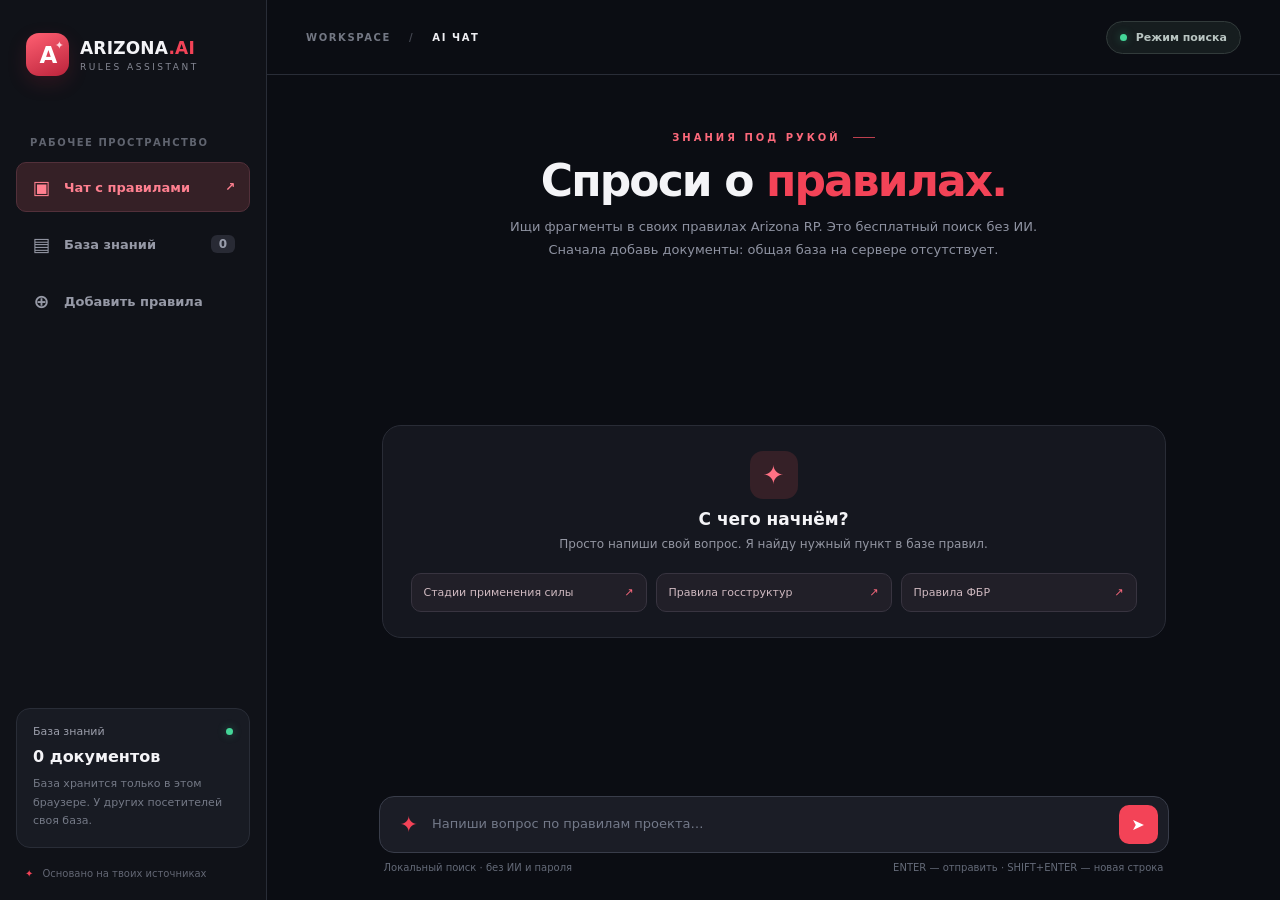
<file: docs/index.html>
<!doctype html>
<html lang="ru">
<head>
  <meta charset="utf-8" />
  <meta name="viewport" content="width=device-width, initial-scale=1" />
  <meta name="color-scheme" content="dark" />
  <title>Arizona Rules AI — база правил</title>
  <link rel="stylesheet" href="./styles.css" />
</head>
<body>
<div id="app" class="layout">
  <aside class="sidebar">
    <div class="brand"><div class="brand-mark">A<span>✦</span></div><div><strong>ARIZONA<span class="brand-red">.AI</span></strong><small>RULES ASSISTANT</small></div></div>
    <div class="sidebar-caption">РАБОЧЕЕ ПРОСТРАНСТВО</div>
    <nav class="nav" aria-label="Разделы">
      <button class="nav-item active" type="button" data-page="chat"><span class="nav-icon">▣</span> Чат с правилами <span class="nav-arrow">↗</span></button>
      <button class="nav-item" type="button" data-page="knowledge"><span class="nav-icon">▤</span> База знаний <span id="nav-doc-count" class="nav-count">0</span></button>
      <button class="nav-item" type="button" data-page="import"><span class="nav-icon">⊕</span> Добавить правила</button>
    </nav>
    <div class="sidebar-bottom">
      <div class="storage-card"><div class="storage-head"><span>База знаний</span><span class="green-dot"></span></div><b id="side-documents">0 документов</b><p>База хранится только в этом браузере. У других посетителей своя база.</p></div>
      <div class="sidebar-footer"><span>✦</span> Основано на твоих источниках</div>
    </div>
  </aside>
  <main class="main">
    <header class="topbar"><div class="crumb">WORKSPACE <span>/</span> <b id="current-page">AI ЧАТ</b></div><div class="topright"><div class="model-status"><span class="green-dot"></span><span id="ai-state">Режим поиска</span></div><button id="logout" class="icon-button" hidden title="Выйти из аккаунта" aria-label="Выйти">↪</button></div></header>
    <section id="page-chat" class="page page-chat visible">
      <div class="chat-header"><div class="eyebrow">ЗНАНИЯ ПОД РУКОЙ <span class="line"></span></div><h1>Спроси о <em>правилах.</em></h1><p>Ищи фрагменты в своих правилах Arizona RP. Это бесплатный поиск без ИИ. Сначала добавь документы: общая база на сервере отсутствует.</p></div>
      <div id="chat-log" class="chat-log" role="log" aria-live="polite">
        <div class="welcome-card"><div class="welcome-icon">✦</div><h2>С чего начнём?</h2><p>Просто напиши свой вопрос. Я найду нужный пункт в базе правил.</p>
          <div class="suggestions"><button type="button" data-question="Что такое стадии применения силы?">Стадии применения силы <span>↗</span></button><button type="button" data-question="Какие существуют общие правила государственных структур?">Правила госструктур <span>↗</span></button><button type="button" data-question="Где найти правила ФБР?">Правила ФБР <span>↗</span></button></div>
        </div>
      </div>
      <form id="chat-form" class="composer"><div class="composer-row"><span class="composer-sparkle">✦</span><textarea id="question" rows="1" maxlength="800" placeholder="Напиши вопрос по правилам проекта…" aria-label="Вопрос по правилам" required></textarea><button id="send" class="send-btn" type="submit" aria-label="Отправить вопрос">➤</button></div><div class="composer-hint"><span>Локальный поиск · без ИИ и пароля</span><span>ENTER — отправить · SHIFT+ENTER — новая строка</span></div></form>
    </section>
    <section id="page-knowledge" class="page page-content"><div class="content-heading"><div><div class="eyebrow">БАЗА ПРАВИЛ</div><h1>Мои <em>документы.</em></h1><p>Только в этом браузере. Экспортируй базу для резервного копирования или передачи друзьям. JSON-копию можно загрузить через «Добавить правила».</p></div><button type="button" class="primary-btn go-import">＋ Добавить</button></div>
      <div class="stats-grid"><div class="stat"><span>Всего документов</span><strong id="stat-docs">0</strong></div><div class="stat"><span>Фрагментов в поиске</span><strong id="stat-chunks">0</strong></div><div class="stat"><span>Категорий</span><strong id="stat-categories">0</strong></div></div>
      <div class="panel-heading"><h2>Загруженные материалы</h2><button class="subtle-btn" id="export" type="button">↓ Экспорт базы</button><button class="subtle-btn" id="refresh" type="button">↻ Обновить</button></div><div id="documents" class="document-list"><div class="empty">Пока нет документов. Загрузи первое правило.</div></div>
    </section>
    <section id="page-import" class="page page-content"><div class="content-heading"><div><div class="eyebrow">ПОПОЛНИ БАЗУ</div><h1>Добавить <em>правила.</em></h1><p>Загруженные данные автоматически разбиваются на фрагменты и индексируются для быстрого поиска.</p></div></div>
      <div class="import-layout"><div class="import-main"><div class="tabs" role="tablist" aria-label="Способ загрузки"><button type="button" data-import-tab="files" class="tab active">↑ Файлы</button><button type="button" data-import-tab="urls" class="tab" hidden>⌁ Ссылки с форума</button><button type="button" data-import-tab="text" class="tab">≡ Вставить текст</button></div>
          <div class="panel import-panel" id="import-files"><form id="file-form"><div class="dropzone" id="dropzone" tabindex="0" role="button" aria-label="Выбрать файлы"><div class="upload-icon">⇧</div><h3>Перетащи документы сюда</h3><p>или <strong>выбери файлы</strong> на компьютере</p><small>TXT, MD, HTML, JSON · до 8 МБ за файл</small><input id="file-input" type="file" multiple accept=".txt,.md,.html,.htm,.json" hidden /></div><div id="selected-files" class="selected-files"></div><label class="field-label" for="file-category">Категория</label><select id="file-category" class="field-select"></select><button class="primary-btn full" type="submit">Импортировать файлы <span>→</span></button></form></div>
          <div class="panel import-panel hidden" id="import-urls"><form id="urls-form"><p class="field-intro">Вставь публичные ссылки на темы форума Arizona RP, по одной в строке. Максимум 8 за раз.</p><label class="field-label" for="urls">Ссылки на темы</label><textarea class="field-textarea" id="urls" rows="7" placeholder="https://forum.arizona-rp.com/threads/..." required></textarea><label class="field-label" for="url-category">Категория</label><select id="url-category" class="field-select"></select><p class="form-note">Если форум блокирует автоматическое чтение, скопируй текст в третьей вкладке.</p><button class="primary-btn full" type="submit">Загрузить с форума <span>→</span></button></form></div>
          <div class="panel import-panel hidden" id="import-text"><form id="text-form"><label class="field-label" for="text-title">Название документа</label><input class="field-input" id="text-title" maxlength="220" placeholder="Например: Общие правила государственных структур" required /><label class="field-label" for="text-content">Текст правил</label><textarea class="field-textarea" id="text-content" rows="10" placeholder="Вставь сюда текст правил…" minlength="30" maxlength="800000" required></textarea><label class="field-label" for="text-url">Ссылка на источник (необязательно)</label><input class="field-input" id="text-url" type="url" placeholder="https://forum.arizona-rp.com/..." /><label class="field-label" for="text-category">Категория</label><select id="text-category" class="field-select"></select><button class="primary-btn full" type="submit">Сохранить в базу <span>→</span></button></form></div>
          <div id="import-result" class="notice hidden" role="status"></div></div>
          <div class="import-help"><div class="help-icon">✳</div><h3>Как это работает?</h3><div class="step"><b>01</b><div><strong>Загрузи правила</strong><p>Файлом TXT, MD, HTML или обычным текстом. PDF и DOCX сначала сохрани как текст.</p></div></div><div class="step"><b>02</b><div><strong>Автоматическая обработка</strong><p>Документы сохраняются на твоём устройстве и разбиваются на фрагменты для поиска.</p></div></div><div class="step"><b>03</b><div><strong>Задавай вопросы</strong><p>Поиск по ключевым словам показывает фрагменты и источники. Генерация ответов ИИ недоступна.</p></div></div><div class="help-note">Важно: если документ устарел, удали его из базы и загрузи актуальную версию.</div></div></div>
    </section>
  </main>
</div>
<div id="login-screen" class="login-backdrop hidden"><form id="login-form" class="login-card"><div class="brand-mark">A<span>✦</span></div><h2>Вход в Arizona AI</h2><p>Эта база правил закрыта паролем администратора.</p><label for="login-password">Пароль</label><input type="password" id="login-password" required autocomplete="current-password" placeholder="Введите пароль" /><button type="submit" class="primary-btn full">Войти →</button><div id="login-error" class="error-line" role="alert"></div></form></div>
<div id="toast" class="toast hidden" role="status"></div>
<script src="./local-api.js" defer></script>
<script src="./app.js" defer></script>
</body>
</html>
</file>
<file: docs/styles.css>
:root{--bg:#0b0d13;--side:#101218;--panel:#151820;--panel2:#1a1d26;--line:#292d37;--text:#f4f4f7;--muted:#8f93a2;--red:#f34357;--red2:#de2b43;--green:#44d698;--radius:16px;font-family:Inter,ui-sans-serif,system-ui,-apple-system,"Segoe UI",Roboto,Arial,sans-serif;color:var(--text);background:var(--bg);font-synthesis:none}
*{box-sizing:border-box}body{margin:0;min-width:320px}button,input,select,textarea{font:inherit}button{cursor:pointer}button:disabled{cursor:wait;opacity:.55}a{color:#ff7b8b}a:hover{text-decoration:underline}.hidden{display:none!important}.layout{display:flex;min-height:100vh}.sidebar{background:var(--side);width:267px;flex-shrink:0;border-right:1px solid var(--line);display:flex;flex-direction:column;padding:31px 16px 21px}.brand{display:flex;align-items:center;gap:11px;margin:2px 10px 61px;white-space:nowrap}.brand-mark{width:43px;height:43px;border-radius:13px;display:grid;place-items:center;font-size:23px;font-weight:900;color:white;background:linear-gradient(155deg,#ff6072,#bb233b);box-shadow:0 7px 20px #e52f4925;position:relative;letter-spacing:-2px}.brand-mark span{position:absolute;font-size:11px;right:7px;top:6px;color:#ffd8df}.brand strong{font-size:17px;letter-spacing:.2px}.brand-red{color:var(--red)}.brand small{display:block;font-size:9px;color:#858894;letter-spacing:2.5px;margin-top:4px}.sidebar-caption{font-size:10px;color:#60646f;letter-spacing:1.5px;padding:0 14px 14px;font-weight:800}.nav{display:grid;gap:7px}.nav-item{display:flex;align-items:center;text-align:left;gap:12px;border:1px solid transparent;background:transparent;color:#9699a6;border-radius:10px;padding:13px 14px;font-size:13px;font-weight:650;width:100%}.nav-item:hover{background:#1a1c26;color:white}.nav-item.active{background:#352026;border-color:#52303a;color:#ff8090}.nav-icon{width:21px;text-align:center;font-size:19px}.nav-arrow,.nav-count{margin-left:auto;font-size:12px}.nav-count{background:#282a34;padding:2px 8px;border-radius:6px;color:#9a9eac}.sidebar-bottom{margin-top:auto}.storage-card{background:#181b23;border:1px solid var(--line);border-radius:14px;padding:16px;margin:20px 0}.storage-head{display:flex;justify-content:space-between;align-items:center;color:#9b9eab;font-size:11px;margin-bottom:9px}.green-dot{display:inline-block;width:7px;height:7px;background:var(--green);border-radius:99px;box-shadow:0 0 9px #40cd8f60}.storage-card b{font-size:16px}.storage-card p{color:#747986;font-size:11px;line-height:1.7;margin:9px 0 0}.sidebar-footer{font-size:10px;display:flex;gap:9px;color:#626673;padding:0 9px}.sidebar-footer span{color:var(--red)}.main{min-width:0;flex:1;display:flex;flex-direction:column;min-height:100vh}.topbar{height:75px;min-height:75px;border-bottom:1px solid var(--line);display:flex;justify-content:space-between;align-items:center;padding:0 39px}.crumb{color:#737783;font-size:10px;letter-spacing:1.6px;font-weight:800}.crumb span{margin:0 13px;color:#454852}.crumb b{color:#eeeef2}.topright{display:flex;align-items:center;gap:15px}.model-status{border:1px solid #323b3b;background:#161d1f;color:#b9c5c2;padding:9px 13px;display:flex;gap:9px;align-items:center;border-radius:20px;font-size:11px;font-weight:650}.icon-button{color:#9296a2;border:1px solid var(--line);border-radius:10px;background:#171922;width:35px;height:35px}.icon-button:hover{color:white}.page{display:none}.page.visible{display:block}.page-chat.visible{display:flex;flex:1;flex-direction:column;min-height:0}.chat-header{text-align:center;padding:57px 20px 24px}.eyebrow{font-size:10px;color:#fd697b;letter-spacing:3px;font-weight:800;display:flex;align-items:center;gap:12px}.chat-header .eyebrow{justify-content:center}.eyebrow .line{display:inline-block;width:22px;height:1px;background:#bd404f}.chat-header h1,.page-content h1{font-size:clamp(29px,3.7vw,44px);letter-spacing:-1.9px;margin:12px 0 10px;font-weight:780}.chat-header em,.page-content em{font-style:normal;color:var(--red)}.chat-header p,.content-heading p{font-size:13px;color:var(--muted);line-height:1.75;max-width:530px;margin:0 auto}.chat-log{width:min(790px,calc(100% - 36px));margin:8px auto 12px;flex:1;min-height:180px;max-height:calc(100vh - 410px);overflow:auto;display:flex;flex-direction:column;gap:20px;padding:6px 3px 20px;scrollbar-color:#343845 transparent}.welcome-card{background:#15171f;border:1px solid #292c36;border-radius:19px;margin:auto 0;min-height:208px;padding:25px 28px;text-align:center}.welcome-icon{display:grid;place-items:center;color:#ff7184;font-size:26px;width:48px;height:48px;margin:0 auto 10px;background:#352027;border-radius:13px}.welcome-card h2{font-size:17px;margin:8px 0}.welcome-card p{color:#9396a2;font-size:12px;margin:0 0 22px}.suggestions{display:grid;grid-template-columns:repeat(3,1fr);gap:9px}.suggestions button{border:1px solid #383440;border-radius:10px;background:#211f28;color:#cfb9c0;text-align:left;padding:12px;font-size:11px;display:flex;gap:8px;justify-content:space-between}.suggestions button:hover{background:#31252e;color:white}.suggestions button span{color:#fc697d}.message{max-width:95%;border-radius:15px;padding:16px 18px;font-size:13px;line-height:1.75;white-space:pre-wrap;overflow-wrap:anywhere}.message.user{align-self:flex-end;background:#41252d;border:1px solid #683541;color:#ffe9ee;max-width:76%}.message.bot{align-self:flex-start;background:#171a22;border:1px solid #2d303b;color:#e1e2e8;width:min(100%,730px)}.message-label{font-weight:800;text-transform:uppercase;font-size:10px;letter-spacing:1.3px;color:#ff6a80;margin-bottom:8px;display:block}.source-title{font-size:11px;font-weight:800;color:#9da1ad;text-transform:uppercase;letter-spacing:1px;margin:13px 0 9px}.source-list{display:grid;gap:7px}.source{padding:11px 12px;background:#20232c;border:1px solid #333641;border-radius:9px;display:grid;gap:5px}.source a{font-size:12px;font-weight:700;text-decoration:none;overflow-wrap:anywhere}.source span{font-size:11px;color:#999fad}.source p{font-size:11px;color:#777e8f;margin:0;line-height:1.5}.composer{width:min(790px,calc(100% - 36px));margin:0 auto 25px}.composer-row{min-height:57px;display:flex;align-items:center;gap:12px;background:#1b1d26;border:1px solid #393d4a;border-radius:15px;padding:8px 10px 8px 20px}.composer-row:focus-within{border-color:#a64151}.composer-sparkle{color:var(--red);font-size:22px}.composer textarea{color:white;background:none;resize:none;outline:none;border:0;flex:1;min-width:0;font-size:13px;line-height:1.5;max-height:135px}.composer textarea::placeholder{color:#737989}.send-btn{border:0;color:white;background:var(--red);border-radius:10px;width:39px;height:39px;flex-shrink:0;font-size:16px}.send-btn:hover,.primary-btn:hover{background:#ff5367}.composer-hint{display:flex;justify-content:space-between;color:#646a78;font-size:10px;margin:9px 5px 0;gap:12px}.page-content{width:min(1060px,calc(100% - 72px));margin:52px auto 70px}.content-heading{display:flex;justify-content:space-between;align-items:center;gap:25px;margin-bottom:36px}.content-heading p{margin:0}.primary-btn{display:inline-flex;align-items:center;justify-content:center;gap:14px;padding:13px 19px;border:0;color:white;background:var(--red);border-radius:10px;font-weight:750;font-size:12px;white-space:nowrap}.primary-btn span{margin-left:auto}.primary-btn.full{width:100%;margin-top:21px}.stats-grid{display:grid;grid-template-columns:repeat(3,1fr);gap:13px;margin-bottom:35px}.stat{border:1px solid var(--line);background:#151820;padding:20px;border-radius:13px}.stat span{font-size:11px;color:#8d94a2}.stat strong{display:block;font-size:28px;letter-spacing:-1px;margin-top:12px}.panel-heading{display:flex;justify-content:space-between;align-items:center;margin:0 0 15px}.panel-heading h2{font-size:16px}.subtle-btn{background:transparent;color:#9ca1ae;border:1px solid #333640;border-radius:8px;padding:9px 13px;font-size:11px}.document-list{display:grid;gap:10px}.document-row{border:1px solid var(--line);background:#151820;border-radius:12px;display:flex;justify-content:space-between;align-items:center;gap:15px;padding:17px}.doc-main{display:flex;align-items:center;gap:13px;min-width:0}.doc-icon{border-radius:10px;background:#33212a;padding:12px;color:#ff6e84;font-size:20px}.doc-info{min-width:0}.doc-info strong{font-size:13px;display:block;overflow-wrap:anywhere}.doc-info span{color:#8e94a2;font-size:11px;display:block;margin-top:7px}.doc-actions{display:flex;align-items:center;gap:10px}.doc-actions button{color:#e98996;background:#3c232b;border:1px solid #65323f;padding:8px 12px;border-radius:8px;font-size:11px}.doc-actions a{font-size:11px;text-decoration:none;color:#abb1c1}.empty{background:#151820;border:1px dashed #3b3e4b;border-radius:12px;padding:37px;color:#9da1ad;text-align:center;font-size:13px}.import-layout{display:grid;grid-template-columns:minmax(0,1.6fr) minmax(255px,1fr);gap:22px}.tabs{display:flex;gap:5px;border-bottom:1px solid var(--line);padding-bottom:12px;margin-bottom:14px}.tab{padding:10px 11px;background:transparent;border:0;color:#989baa;border-radius:8px;font-size:12px;font-weight:700}.tab.active{background:#39232b;color:#ff8491}.panel{border:1px solid #2e323c;background:#151820;border-radius:15px;padding:24px}.dropzone{border:1px dashed #57505b;border-radius:12px;display:grid;place-items:center;padding:35px 16px;cursor:pointer;background:#191b24;outline:none}.dropzone:hover,.dropzone.drag-over,.dropzone:focus{border-color:var(--red);background:#251d25}.upload-icon{background:#36252d;color:#ff8292;border-radius:12px;width:52px;height:52px;display:grid;place-items:center;font-size:30px;margin-bottom:14px}.dropzone h3{margin:0;font-size:15px}.dropzone p{color:#a3a5af;font-size:12px;margin:10px 0}.dropzone p strong{color:#ff8797}.dropzone small{color:#7e8190;font-size:10px}.selected-files{display:grid;gap:6px;margin-top:10px;color:#d3d5dd;font-size:11px;overflow-wrap:anywhere}.selected-files div{padding:8px 10px;border-radius:7px;background:#1e222c}.field-label{display:block;color:#d4d5df;font-size:12px;font-weight:700;margin:19px 0 9px}.field-select,.field-input,.field-textarea{width:100%;border:1px solid #393c48;background:#1b1e27;color:#f2f3f6;border-radius:9px;padding:12px;outline:none;font-size:13px}.field-select:focus,.field-input:focus,.field-textarea:focus{border-color:#ce5164}.field-textarea{resize:vertical;min-height:115px;line-height:1.65}.field-intro,.form-note{font-size:12px;color:#999eac;line-height:1.7;margin:0 0 8px}.form-note{font-size:11px;margin-top:12px}.import-help{background:#151820;border:1px solid #2a2e38;border-radius:15px;padding:24px;align-self:start}.help-icon{font-size:27px;color:var(--red)}.import-help h3{font-size:17px;margin:12px 0 28px}.step{display:flex;gap:13px;margin-bottom:25px}.step>b{font-size:11px;color:#ff7185;background:#38222b;padding:8px;align-self:start;border-radius:7px}.step strong{font-size:12px}.step p{font-size:11px;color:#8b90a0;line-height:1.65;margin:6px 0 0}.help-note{border-top:1px solid #333640;padding-top:20px;font-size:11px;color:#979ba9;line-height:1.75}.notice{margin-top:18px;padding:14px;background:#212b2a;border:1px solid #356456;color:#d6eee4;border-radius:10px;font-size:12px;line-height:1.7;white-space:pre-wrap}.notice.error{background:#352329;border-color:#71404c;color:#ffabb7}.login-backdrop{position:fixed;inset:0;z-index:100;background:#090b10eb;display:grid;place-items:center;padding:20px}.login-card{background:#171923;border:1px solid #343846;border-radius:20px;padding:35px;width:min(410px,100%)}.login-card h2{font-size:23px;margin:20px 0 10px}.login-card p{color:#999eae;font-size:13px;line-height:1.7}.login-card label{font-size:11px;font-weight:750;display:block;margin:20px 0 8px}.login-card input{width:100%;background:#222530;border:1px solid #444857;border-radius:9px;padding:13px;color:white;outline:none}.error-line{font-size:12px;color:#ffa0ac;margin-top:12px;min-height:18px}.toast{position:fixed;z-index:130;bottom:25px;right:25px;max-width:330px;color:#d8f4e6;background:#1d332c;border:1px solid #376a55;border-radius:10px;padding:13px 16px;font-size:12px;box-shadow:0 14px 35px #0005}
@media(max-width:900px){.sidebar{width:222px}.brand{margin-left:2px}.topbar{padding:0 23px}.page-content{width:calc(100% - 42px)}.import-layout{grid-template-columns:1fr}.import-help{order:2}}@media(max-width:650px){.layout{display:block}.sidebar{width:100%;height:auto;padding:11px 14px;border-bottom:1px solid var(--line)}.brand{margin:0 0 12px}.sidebar-caption,.sidebar-bottom{display:none}.nav{display:flex;gap:6px}.nav-item{flex:1;justify-content:center;font-size:0;padding:10px 7px}.nav-item .nav-icon{font-size:18px}.nav-item .nav-count,.nav-item .nav-arrow{display:none}.main{min-height:calc(100vh - 120px)}.topbar{height:54px;min-height:54px}.chat-header{padding-top:29px}.chat-header p{font-size:11px}.chat-log{width:calc(100% - 22px);max-height:none}.welcome-card{padding:20px 13px}.suggestions{grid-template-columns:1fr}.composer{width:calc(100% - 22px);margin-bottom:13px}.composer-hint span:last-child{display:none}.page-content{width:calc(100% - 26px);margin:25px auto 45px}.content-heading{align-items:flex-start}.content-heading h1{font-size:31px}.stats-grid{gap:6px}.stat{padding:13px}.stat span{font-size:10px}.stat strong{font-size:22px}.document-row{align-items:flex-start}.doc-actions{flex-direction:column}.tab{font-size:11px;padding:8px 7px}.panel{padding:16px}}
</file>
